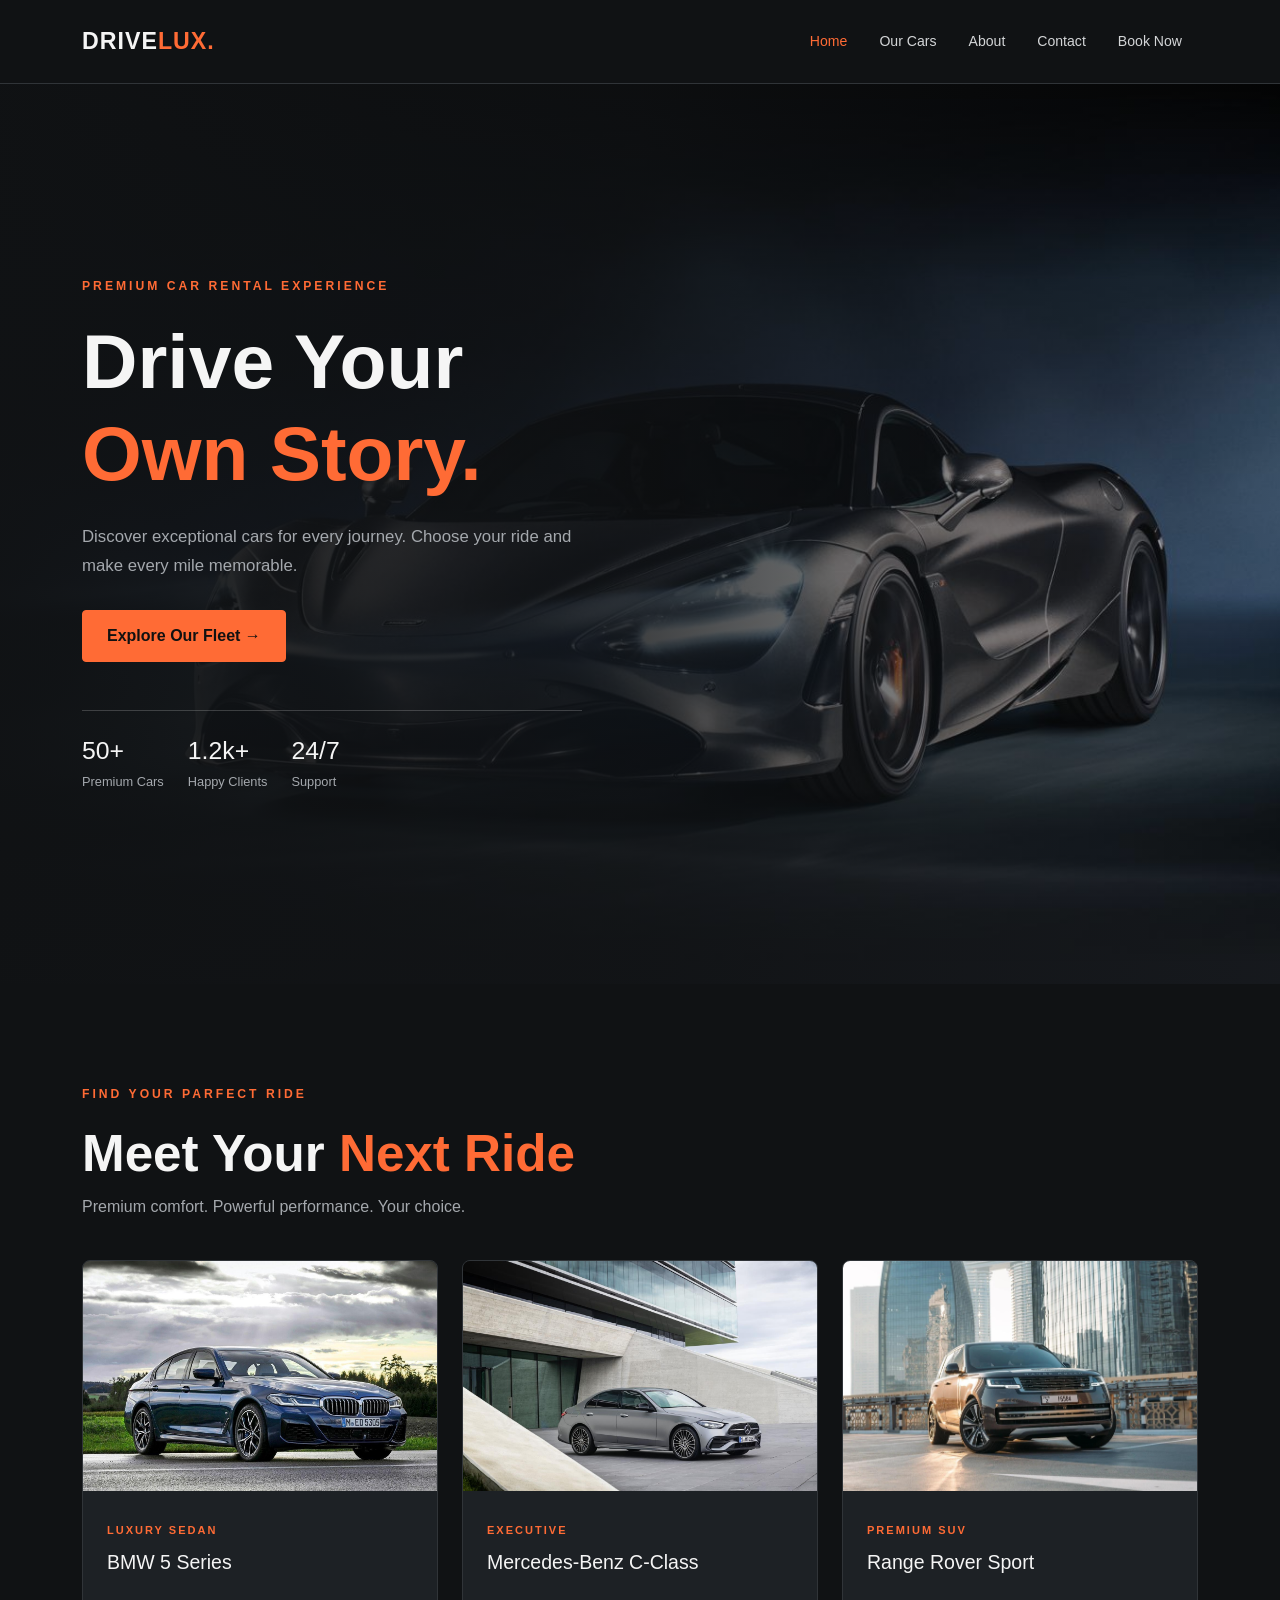
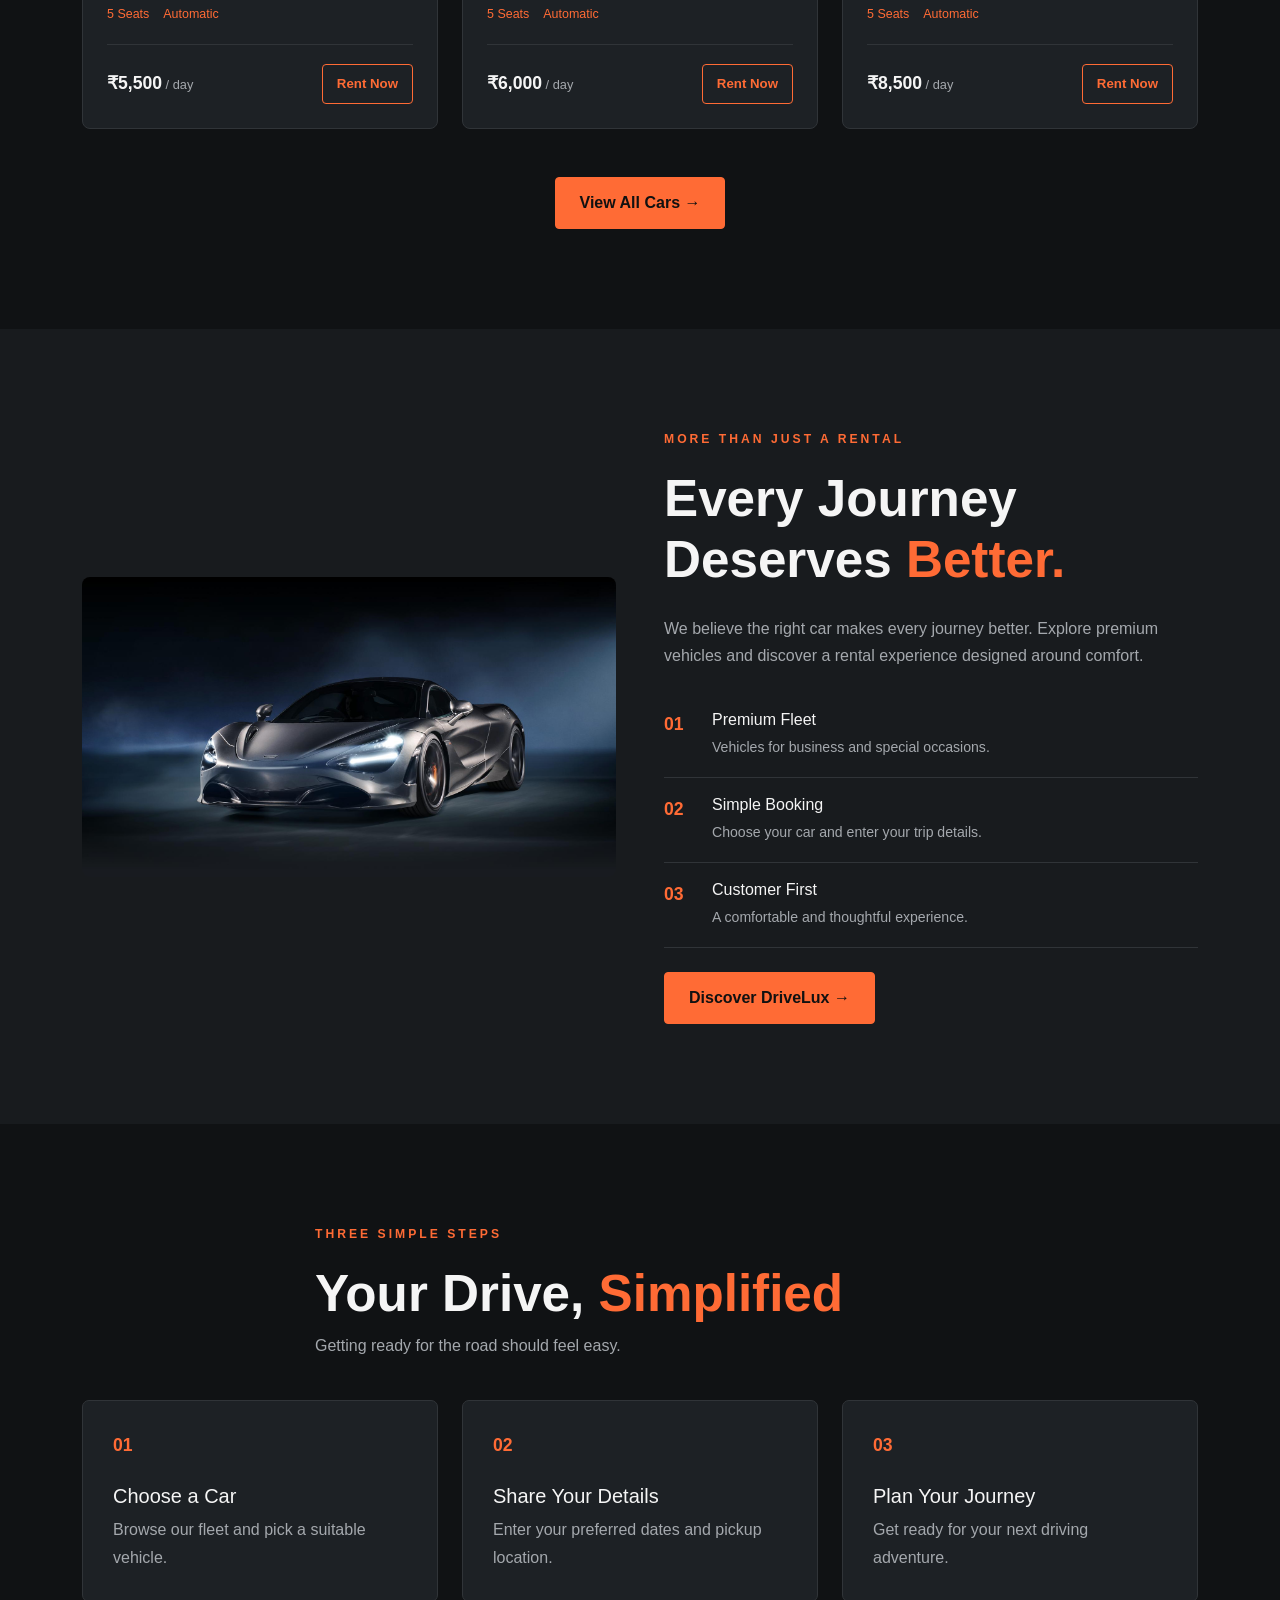
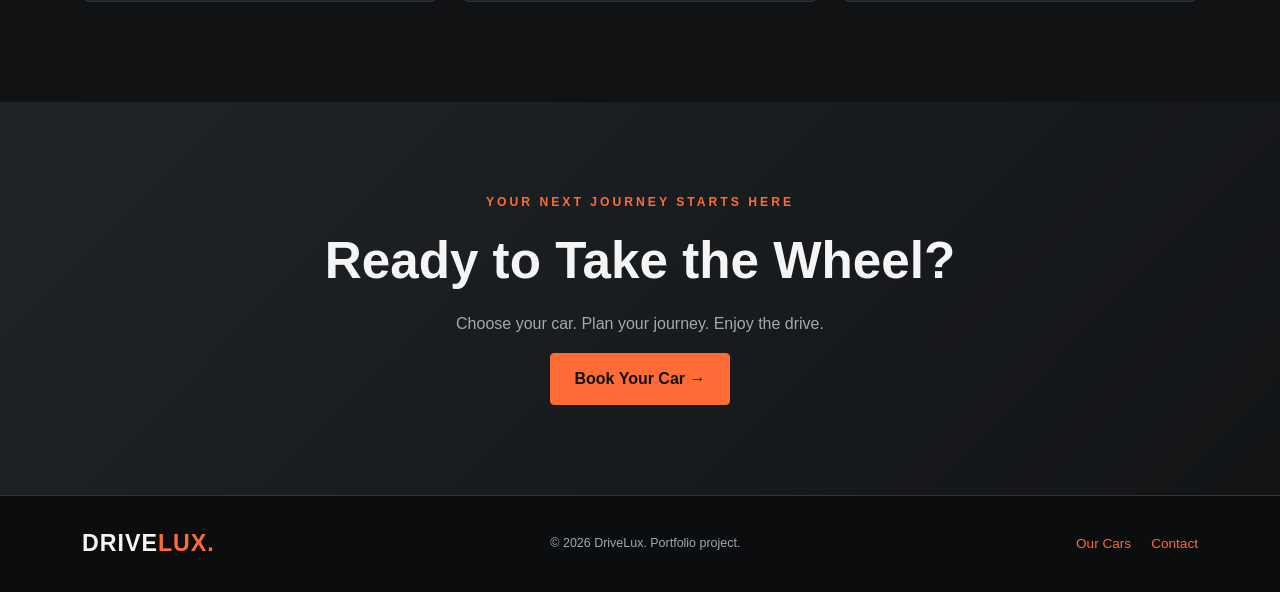
<file: index.html>
<!DOCTYPE html>
<html lang="en">
<head>
    <meta charset="UTF-8">
    <meta name="viewport" content="width=device-width, initial-scale=1.0">
    <title>DriveLux | Premium Car Rentals</title>

    <link rel="stylesheet" href="Bootstrap/bootstrap.min.css">

    <link rel="stylesheet" href="style.css">
</head>
<body>
    
    <!-- Navbar -->

    <nav class="navbar navbar-dark custom-nav">

        <div class="container">

            <a href="index.html" class="navbar-brand fw-bold">
                DRIVE<span>LUX.</span>
            </a>

            <div class="navbar-nav flex-row flex-wrap">

                <a href="index.html" class="nav-link px-2 px-md-3 active">Home</a>

                <a href="cars.html" class="nav-link px-2 px-md-3">Our Cars</a>

                <a href="about.html" class="nav-link px-2 px-md-3">About</a>
                
                <a href="contact.html" class="nav-link px-2 px-md-3">Contact</a>

                <a href="booking.html" class="nav-link px-2 px-md-3">Book Now</a>
            </div>
        </div>
    </nav>

    <!-- Hero Section -->

    <header class="hero-section">

        <div class="container">

            <div class="row align-items-center min-vh-100">

                <div class="col-lg-7 hero-content">

                    <p class="eyebrow">
                        PREMIUM CAR RENTAL EXPERIENCE
                    </p>

                    <h1>
                        Drive Your<br>
                        <span>Own Story.</span>
                    </h1>

                    <p class="hero-text">
                        Discover exceptional cars for every journey.
                        Choose your ride and make every mile memorable.
                    </p>

                    <a href="cars.html" class="btn btn-accent">
                        Explore Our Fleet →
                    </a>

                    <div class="hero-stats d-flex gap-4 mt-5 flex-wrap">

                        <div>
                            <h3>50+</h3>
                            <p>Premium Cars</p>
                        </div>

                        <div>
                            <h3>1.2k+</h3>
                            <p>Happy Clients</p>
                        </div>

                        <div>
                            <h3>24/7</h3>
                            <p>Support</p>
                        </div>
                    </div>
                </div>
            </div>
        </div>
    </header>

    <!-- Featured Cars -->

    <section class="section-padding">

        <div class="container">

            <div class="section-heading">

                <p class="eyebrow">FIND YOUR PARFECT RIDE</p>

                <h2>
                    Meet Your
                    <span>Next Ride</span>
                </h2>

                <p>Premium comfort. Powerful performance. Your choice.</p>
            </div>

            <div class="row g-4 mt-3">

                <div class="col-md-6 col-lg-4">

                    <div class="car-card">

                        <img src="img/bmw.jpg" alt="BMW luxury sedan" class="img-fluid car-image">

                        <div class="car-info">
                            <span class="car-type">LUXURY SEDAN</span>
                            <h3>BMW 5 Series</h3>

                            <div class="car-details">
                                <span>5 Seats</span>
                                <span>Automatic</span>
                            </div>

                            <div class="car-bottom">
                                <p><strong>₹5,500</strong> / day</p>

                                <a href="booking.html" class="btn btn-outline-accent">
                                    Rent Now
                                </a>
                            </div>
                        </div>
                    </div>
                </div>

                <div class="col-md-6 col-lg-4">

                    <div class="car-card">

                        <img src="img/mercedes.jpg" alt="Mercedes-Benz sedan" class="img-fluid car-image">

                        <div class="car-info">
                            <span class="car-type">EXECUTIVE</span>
                            <h3>Mercedes-Benz C-Class</h3>

                            <div class="car-details">
                                <span>5 Seats</span>
                                <span>Automatic</span>
                            </div>

                            <div class="car-bottom">

                                <p><strong>₹6,000</strong> / day</p>

                                <a href="booking.html" class="btn btn-outline-accent">
                                    Rent Now
                                </a>
                            </div>
                        </div>
                    </div>
                </div>

                <div class="col-md-6 col-lg-4">
                    
                    <div class="car-card">

                        <img src="img/suv.jpg" alt="Premium SUV" class="img-fluid car-image">

                        <div class="car-info">
                            <span class="car-type">PREMIUM SUV</span>
                            <h3>Range Rover Sport</h3>

                            <div class="car-details">
                                <span>5 Seats</span>
                                <span>Automatic</span>
                            </div>

                            <div class="car-bottom">
                                <p><strong>₹8,500</strong> / day</p>

                                <a href="booking.html" class="btn btn-outline-accent">
                                    Rent Now
                                </a>
                            </div>
                        </div>
                    </div>
                </div>

            </div>

            <div class="text-center mt-5">

                <a href="cars.html" class="btn btn-accent">
                    View All Cars →
                </a>
            </div>
        </div>
    </section>

    <!-- About Preview -->
     
    <section class="about-section section-padding">

        <div class="container">

            <div class="row align-items-center g-5">

                <div class="col-lg-6">

                    <img src="img/hero-car.jpg" alt="Luxury car" class="img-fluid about-image">
                    
                </div>

                <div class="col-lg-6">

                    <p class="eyebrow">MORE THAN JUST A RENTAL</p>

                    <h2>
                        Every Journey<br>
                        Deserves <span>Better.</span>
                    </h2>

                    <p class="about-text">
                        We believe the right car makes every journey
                        better. Explore premium vehicles and discover
                        a rental experience designed around comfort.
                    </p>

                    <div class="feature-line">

                        <span>01</span>

                        <div>
                            <h4>Premium Fleet</h4>
                            <p>Vehicles for business and special occasions.</p>
                        </div>
                    </div>

                    <div class="feature-line">

                        <span>02</span>

                        <div>
                            <h4>Simple Booking</h4>
                            <p>Choose your car and enter your trip details.</p>
                        </div>
                    </div>

                    <div class="feature-line">

                        <span>03</span>

                        <div>
                            <h4>Customer First</h4>
                            <p>A comfortable and thoughtful experience.</p>
                        </div>
                    </div>

                    <a href="about.html" class="btn btn-accent mt-4">
                        Discover DriveLux →
                    </a>
                </div>
            </div>
        </div>
    </section>


    <!-- How It Works -->

    <section class="section-padding">

        <div class="container">

            <div class="section-heading text mx-auto">

                <p class="eyebrow">THREE SIMPLE STEPS</p>

                <h2>Your Drive, <span>Simplified</span></h2>

                <p>
                    Getting ready for the road should feel easy.
                </p>
            </div>

            <div class="row g-4 mt-3">

                <div class="col-md-4">

                    <div class="step-card">

                        <span>01</span>

                        <h3>Choose a Car</h3>
                        <p>Browse our fleet and pick a suitable vehicle.</p>
                    </div>
                </div>

                <div class="col-md-4">

                    <div class="step-card">

                        <span>02</span>

                        <h3>Share Your Details</h3>
                        <p>Enter your preferred dates and pickup location.</p>
                    </div>
                </div>

                <div class="col-md-4">

                    <div class="step-card">

                        <span>03</span>

                        <h3>Plan Your Journey</h3>
                        <p>Get ready for your next driving adventure.</p>
                    </div>
                </div>
            </div>
        </div>
    </section>

    <!-- Call to Action -->

    <section class="cta-section">

        <div class="container text-center">

            <p class="eyebrow">YOUR NEXT JOURNEY STARTS HERE</p>
            <h2>Ready to Take the Wheel?</h2>
            <p>Choose your car. Plan your journey. Enjoy the drive.</p>

            <a href="booking.html" class="btn btn-accent mt-3">
                Book Your Car →
            </a>
        </div>
    </section>

    <!-- Footer -->

    <footer class="site-footer">

        <div class="container footer-inner">

            <a href="index.html" class="navbar-brand fw-bold">
                DRIVE<span>LUX.</span>
            </a>

            <p>© 2026 DriveLux. Portfolio project.</p>

            <div class="footer-links">
                <a href="cars.html">Our Cars</a>
                <a href="contact.html">Contact</a>
            </div>
        </div>
    </footer>
</body>
</html>
</file>
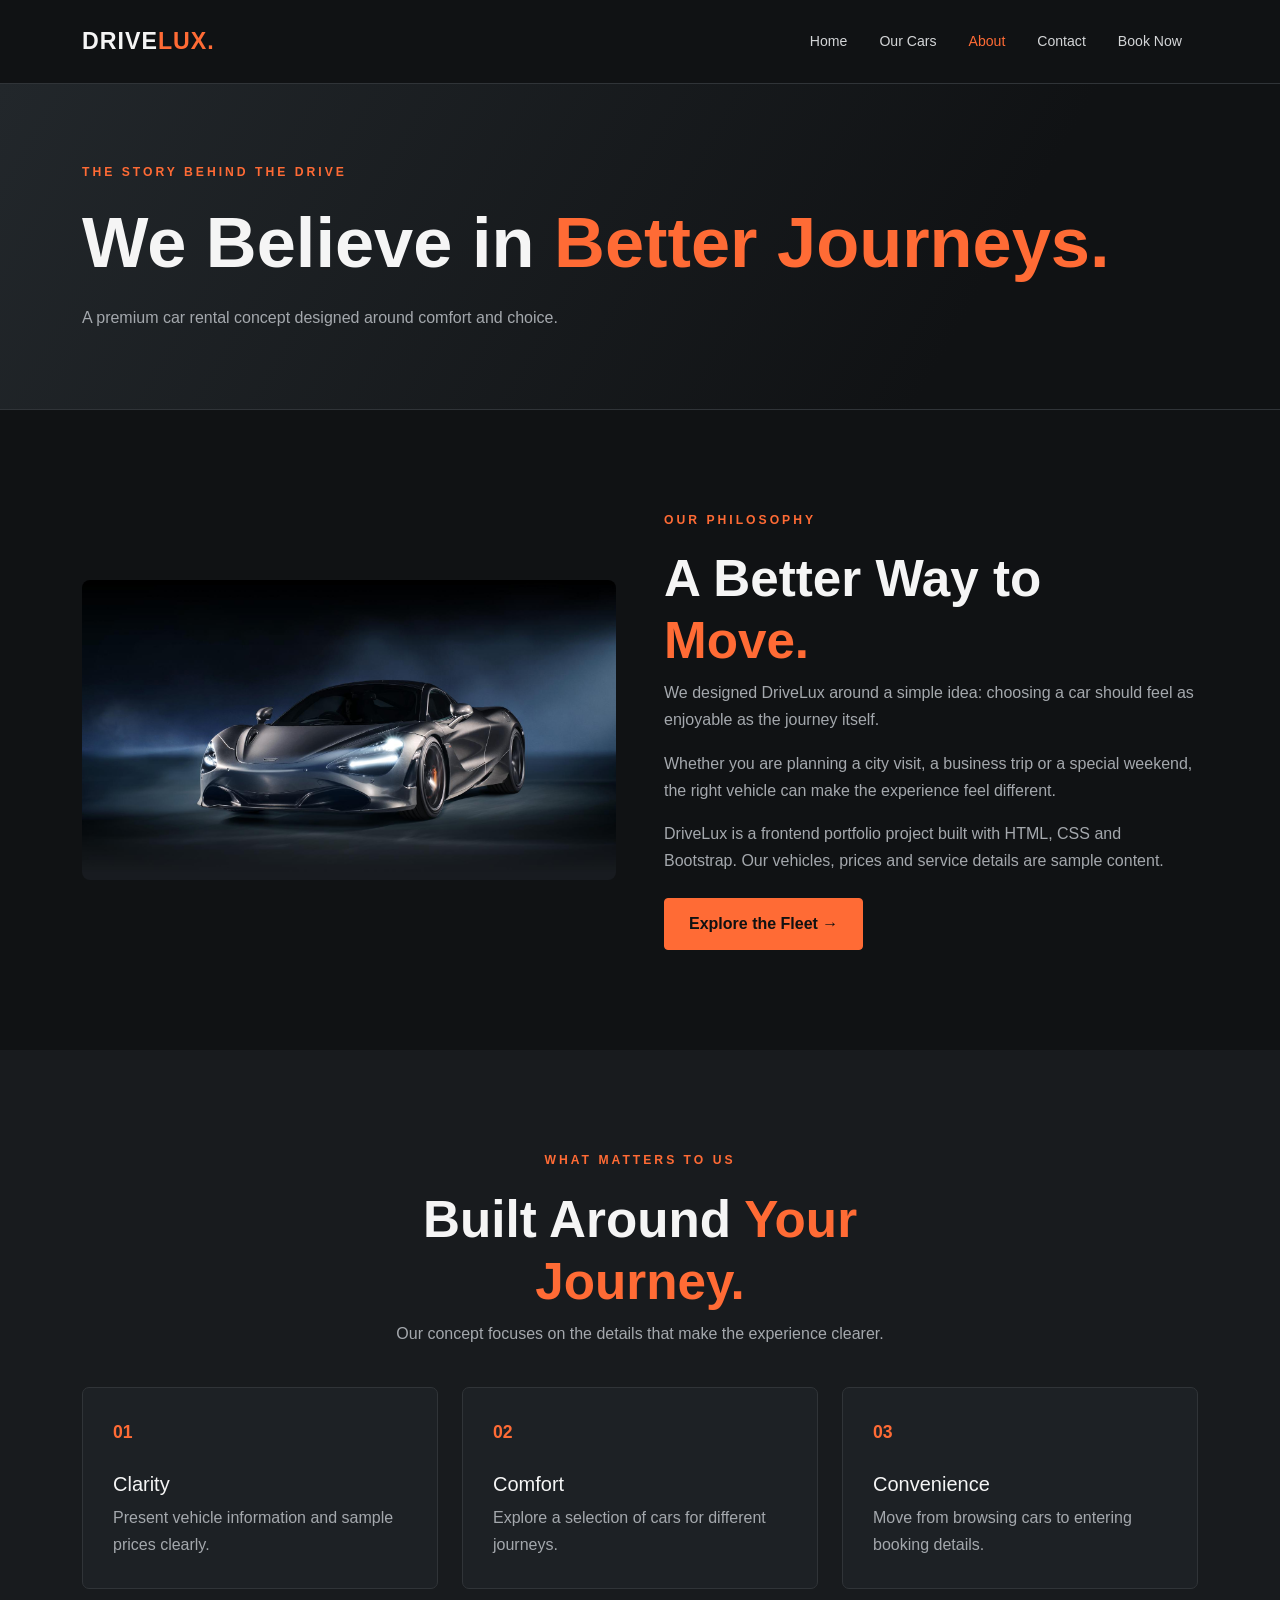
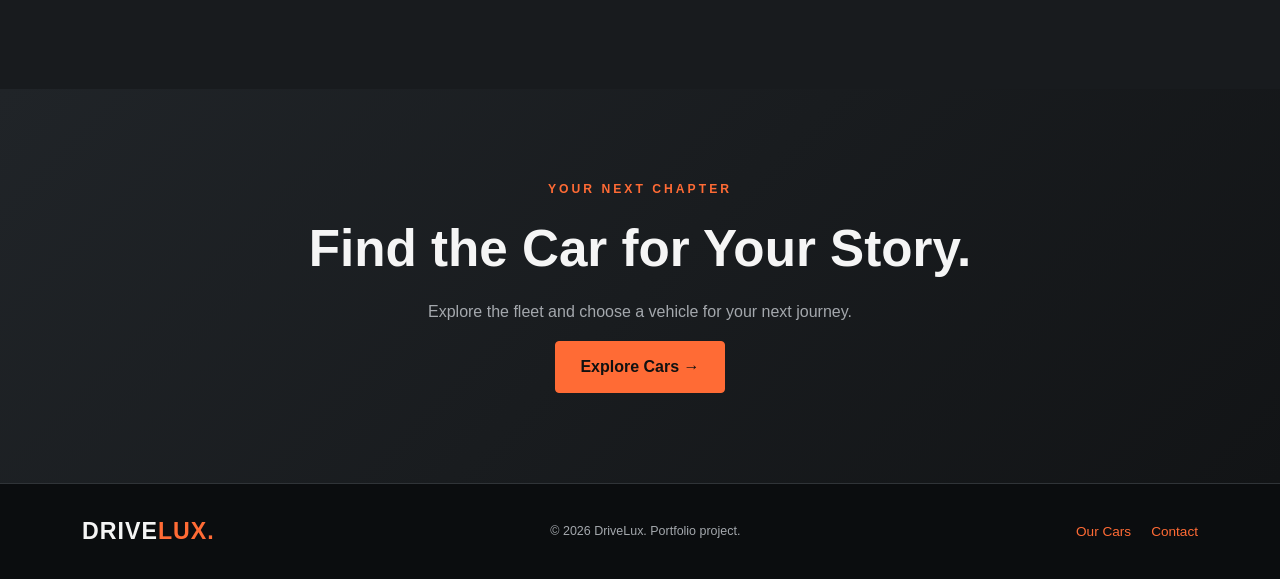
<file: about.html>
<!DOCTYPE html>
<html lang="en">
<head>
    <meta charset="UTF-8">
    <meta name="viewport" content="width=device-width, initial-scale=1.0">
    <title>About Us | DriveLux</title>

    <link rel="stylesheet" href="Bootstrap/bootstrap.min.css">

    <link rel="stylesheet" href="style.css">
</head>
<body>
    
    <nav class="navbar navbar-dark custom-nav">

        <div class="container">

            <a href="index.html" class="navbar-brand fw-bold">DRIVE<span>LUX.</span></a>

            <div class="navbar-nav flex-row flex-wrap">

                <a href="index.html" class="nav-link px-2 px-md-3">Home</a>

                <a href="cars.html" class="nav-link px-2 px-md-3">Our Cars</a>

                <a href="about.html" class="nav-link px-2 px-md-3 active">About</a>

                <a href="contact.html" class="nav-link px-2 px-md-3">Contact</a>

                <a href="booking.html" class="nav-link px-2 px-md-3">Book Now</a>

            </div>
        </div>
    </nav>

    <header class="page-banner">

        <div class="container">

            <p class="eyebrow">THE STORY BEHIND THE DRIVE</p>

            <h1>We Believe in <span>Better Journeys.</span></h1>

            <p>A premium car rental concept designed around comfort and choice.</p>
        </div>
    </header>

    <section class="section-padding">

        <div class="container">

            <div class="row align-items-center g-5">

                <div class="col-lg-6">

                    <img src="img/hero-car.jpg" alt="Luxury car representing DriveLux" class="img-fluid about-image">
                    
                </div>
                
                <div class="col-lg-6">

                    <p class="eyebrow">OUR PHILOSOPHY</p>
                    <h2>A Better Way to <span>Move.</span></h2>

                    <p>
                        We designed DriveLux around a simple idea:
                        choosing a car should feel as enjoyable as the
                        journey itself.
                    </p>

                    <p>
                        Whether you are planning a city visit, a business
                        trip or a special weekend, the right vehicle can
                        make the experience feel different.
                    </p>

                    <p>
                        DriveLux is a frontend portfolio project built
                        with HTML, CSS and Bootstrap. Our vehicles,
                        prices and service details are sample content.
                    </p>

                    <a href="cars.html" class="btn btn-accent mt-2">
                        Explore the Fleet →
                    </a>
                </div>
            </div>
        </div>
    </section>

    <section class="about-section section-padding">

        <div class="container">

            <div class="section-heading text-center mx-auto">

                <p class="eyebrow">WHAT MATTERS TO US</p>

                <h2>Built Around <span>Your Journey.</span></h2>
                <p>Our concept focuses on the details that make the experience clearer.</p>
                
            </div>

            <div class="row g-4 mt-3">

                <div class="col-md-6 col-lg-4">

                    <div class="value-card">

                        <span class="value-number">01</span>
                        
                        <h3>Clarity</h3>
                        <p>Present vehicle information and sample prices clearly.</p>
                    </div>
                </div>

                <div class="col-md-6 col-lg-4">

                    <div class="value-card">

                        <span class="value-number">02</span>
                        
                        <h3>Comfort</h3>
                        <p>Explore a selection of cars for different journeys.</p>
                    </div>
                </div>

                <div class="col-md-6 col-lg-4">

                    <div class="value-card">

                        <span class="value-number">03</span>

                        <h3>Convenience</h3>
                        <p>Move from browsing cars to entering booking details.</p>
                    </div>
                </div>
            </div>
        </div>
    </section>

    <section class="cta-section">
        
        <div class="container text-center">

            <p class="eyebrow">YOUR NEXT CHAPTER</p>

            <h2>Find the Car for Your Story.</h2>

            <p>Explore the fleet and choose a vehicle for your next journey.</p>

            <a href="cars.html" class="btn btn-accent mt-3">
                Explore Cars →
            </a>
        </div>
    </section>

    <footer class="site-footer">

        <div class="container footer-inner">

            <a href="index.html" class="navbar-brand fw-bold">DRIVE<span>LUX.</span></a>

            <p>© 2026 DriveLux. Portfolio project.</p>

            <div class="footer-links">

                <a href="cars.html">Our Cars</a>
                <a href="contact.html">Contact</a>
            </div>
        </div>
    </footer>
</body>
</html>
</file>
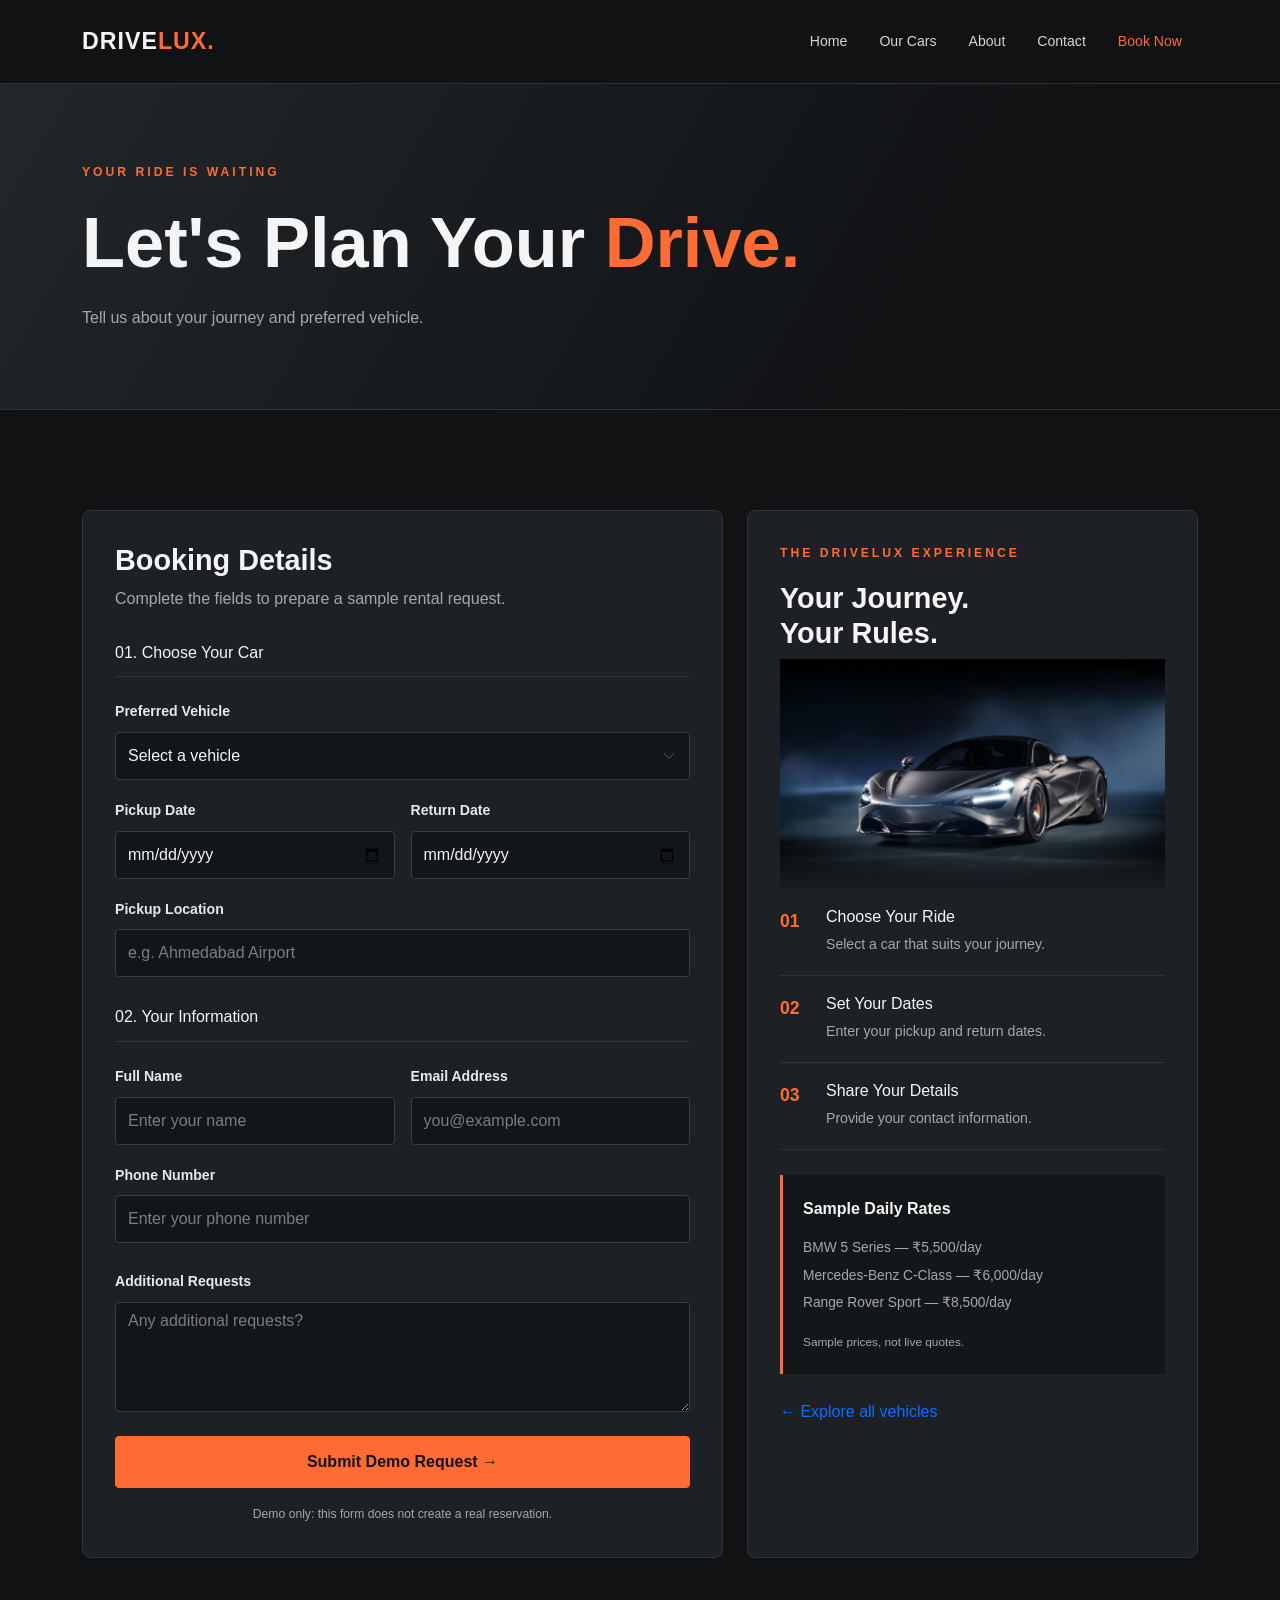
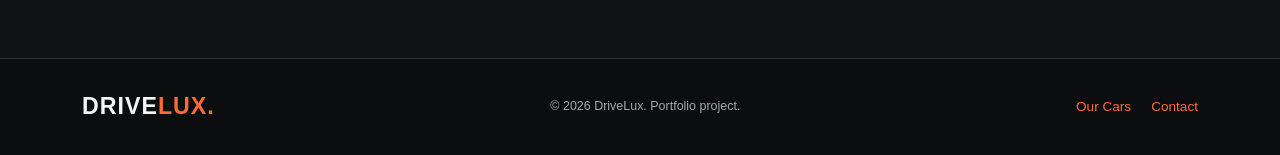
<file: booking.html>
<!DOCTYPE html>
<html lang="en">
<head>
    <meta charset="UTF-8">
    <meta name="viewport" content="width=device-width, initial-scale=1.0">
    <title>Book a Car | DriveLux</title>

    <link rel="stylesheet" href="Bootstrap/bootstrap.min.css">

    <link rel="stylesheet" href="style.css">
</head>
<body>
    
    <nav class="navbar navbar-dark custom-nav">

        <div class="container">

            <a href="index.html" class="navbar-brand fw-bold">DRIVE<span>LUX.</span></a>

            <div class="navbar-nav flex-row flex-wrap">

                <a href="index.html" class="nav-link px-2 px-md-3">Home</a>

                <a href="cars.html" class="nav-link px-2 px-md-3">Our Cars</a>

                <a href="about.html" class="nav-link px-2 px-md-3">About</a>

                <a href="contact.html" class="nav-link px-2 px-md-3">Contact</a>

                <a href="booking.html" class="nav-link px-2 px-md-3 active">Book Now</a>
            </div>
        </div>
    </nav>

    <header class="page-banner">
        
        <div class="container">

            <p class="eyebrow">YOUR RIDE IS WAITING</p>

            <h1>Let's Plan Your <span>Drive.</span></h1>

            <p>Tell us about your journey and preferred vehicle.</p>
        </div>
    </header>

    <section class="section-padding">
        
        <div class="container">

            <div class="row g-4">

                <!-- Booking Form -->

                <div class="col-lg-7">

                    <div class="booking-card">

                        <h2>Booking Details</h2>

                        <p class="form-intro">
                            Complete the fields to prepare a sample rental request.
                        </p>

                        <form action="#" method="get">

                            <h4 class="form-heading">01. Choose Your Car</h4>

                            <div class="mb-3">

                                <label for="car" class="form-label">
                                    Preferred Vehicle
                                </label>

                                <select name="car" id="car" class="form-select" required>

                                    <option value="">Select a vehicle</option>
                                    <option value="bmw">BMW 5 Series — ₹5,500/day</option>
                                    <option value="mercedes">Mercedes-Benz C-Class — ₹6,000/day</option>
                                    <option value="suv">Range Rover Sport — ₹8,500/day</option>
                                </select>
                            </div>

                            <div class="row g-3">

                                <div class="col-md-6">

                                    <label for="pickup" class="form-label">
                                        Pickup Date
                                    </label>

                                    <input type="date" id="pickup" name="pickup"
                                        class="form-control" required>
                                </div>

                                <div class="col-md-6">
                                    <label for="return" class="form-label">
                                        Return Date
                                    </label>

                                    <input type="date" id="return" name="return"
                                        class="form-control" required>
                                </div>
                            </div>

                            <div class="mt-3 mb-4">
                                <label for="location" class="form-label">
                                    Pickup Location
                                </label>

                                <input type="text" id="location" name="location"
                                    class="form-control"
                                    placeholder="e.g. Ahmedabad Airport" required>
                            </div>

                            <h4 class="form-heading">02. Your Information</h4>

                            <div class="row g-3">
                                
                                <div class="col-md-6">
                                    <label for="fullname" class="form-label">
                                        Full Name
                                    </label>

                                    <input type="text" id="fullname" name="fullname"
                                        class="form-control"
                                        placeholder="Enter your name" required>
                                </div>

                                <div class="col-md-6">

                                    <label for="email" class="form-label">
                                        Email Address
                                    </label>

                                    <input type="email" id="email" name="email"
                                        class="form-control"
                                        placeholder="you@example.com" required>
                                </div>
                            </div>

                            <div class="mt-3 mb-4">
                                <label for="phone" class="form-label">
                                    Phone Number
                                </label>

                                <input type="tel" id="phone" name="phone"
                                    class="form-control"
                                    placeholder="Enter your phone number" required>
                            </div>

                            <div class="mb-4">
                                
                                <label for="notes" class="form-label">
                                    Additional Requests
                                </label>

                                <textarea name="notes" id="notes"
                                        class="form-control" rows="3"
                                        placeholder="Any additional requests?"></textarea>
                            </div>

                            <button type="submit" class="btn btn-accent w-100">
                                Submit Demo Request →
                            </button>

                            <p class="privacy-note mt-3">
                                Demo only: this form does not create a real reservation.
                            </p>
                        </form>
                    </div>
                </div>

                <!-- Booking Summary -->

                <div class="col-lg-5">

                    <div class="booking-summary">

                        <p class="eyebrow">THE DRIVELUX EXPERIENCE</p>

                        <h2>Your Journey.<br>Your Rules.</h2>

                        <img src="img/hero-car.jpg" alt="Premium rental car" class="img-fluid car-image">

                        <div class="summary-point">
                            <span>01</span>

                            <div>

                                <h4>Choose Your Ride</h4>
                                <p>Select a car that suits your journey.</p>
                            </div>
                        </div>

                        <div class="summary-point">

                            <span>02</span>

                            <div>

                                <h4>Set Your Dates</h4>
                                <p>Enter your pickup and return dates.</p>
                            </div>
                        </div>

                        <div class="summary-point">

                            <span>03</span>

                            <div>

                                <h4>Share Your Details</h4>
                                <p>Provide your contact information.</p>
                            </div>
                        </div>

                        <div class="summary-notice">

                            <strong>Sample Daily Rates</strong>

                            <p>
                                BMW 5 Series — ₹5,500/day<br>
                                Mercedes-Benz C-Class — ₹6,000/day<br>
                                Range Rover Sport — ₹8,500/day
                            </p>

                            <small>Sample prices, not live quotes.</small>
                        </div>

                        <a href="cars.html" class="text-link d-inline-block mt-4">
                            ← Explore all vehicles
                        </a>
                    </div>
                </div>
            </div>
        </div>
    </section>

    <footer class="site-footer">

        <div class="container footer-inner">

            <a href="index.html" class="navbar-brand fw-bold">DRIVE<span>LUX.</span></a>

            <p>© 2026 DriveLux. Portfolio project.</p>

            <div class="footer-links">
                <a href="cars.html">Our Cars</a>
                <a href="contact.html">Contact</a>
            </div>
        </div>
    </footer>
</body>
</html>
</file>
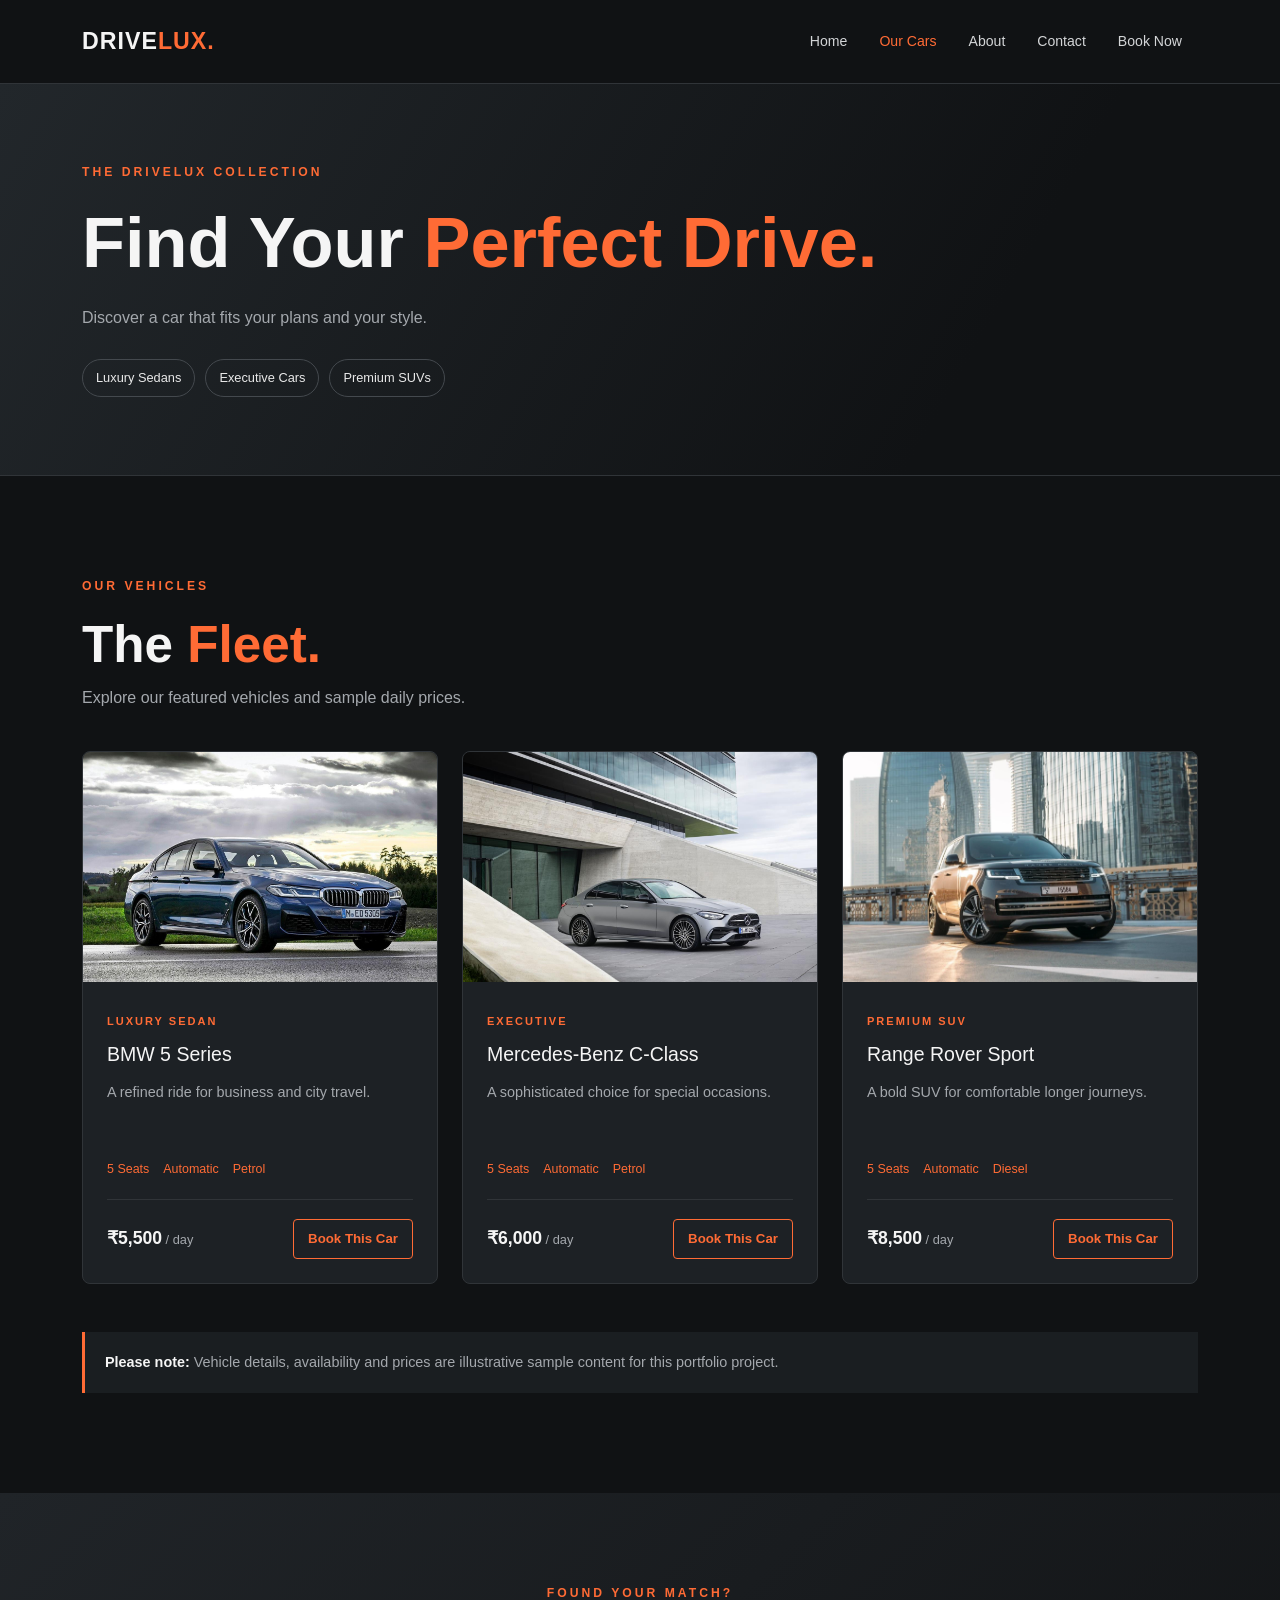
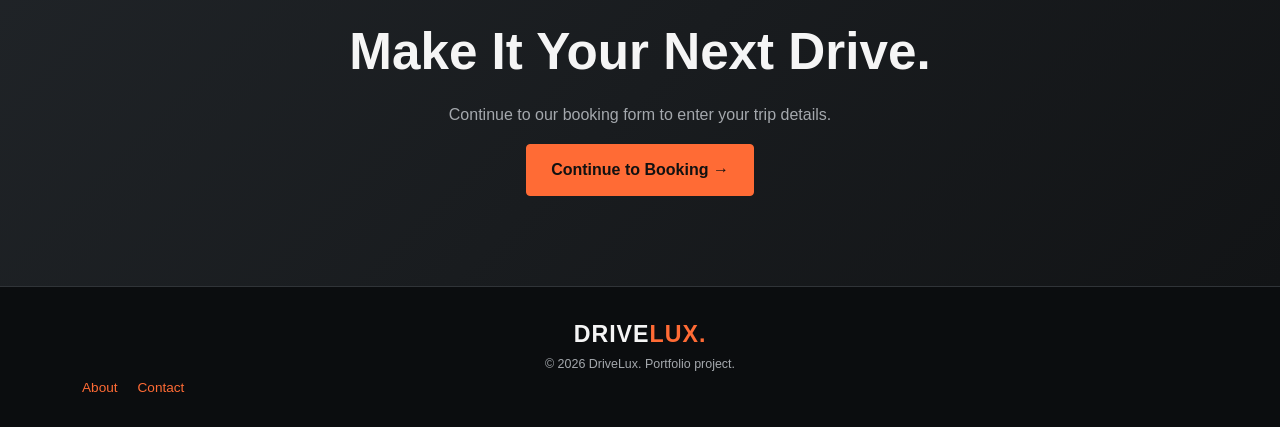
<file: cars.html>
<!DOCTYPE html>
<html lang="en">
<head>
    <meta charset="UTF-8">
    <meta name="viewport" content="width=device-width, initial-scale=1.0">
    <title>Our Cars | DriveLux</title>

    <link rel="stylesheet" href="Bootstrap/bootstrap.min.css">

    <link rel="stylesheet" href="style.css">
</head>
<body>
    
    <nav class="navbar navbar-dark custom-nav">

        <div class="container">

            <a href="index.html" class="navbar-brand fw-bold">

                DRIVE<span>LUX.</span>
            </a>

            <div class="navbar-nav flex-row flex-wrap">

                <a href="index.html" class="nav-link px-2 px-md-3">Home</a>

                <a href="cars.html" class="nav-link px-2 px-md-3 active">Our Cars</a>

                <a href="about.html" class="nav-link px-2 px-md-3">About</a>

                <a href="contact.html" class="nav-link px-2 px-md-3">Contact</a>

                <a href="booking.html" class="nav-link px-2 px-md-3">Book Now</a>
            </div>
        </div>
    </nav>

    <header class="page-banner">

        <div class="container">

            <p class="eyebrow">THE DRIVELUX COLLECTION</p>

            <h1>Find Your <span>Perfect Drive.</span></h1>

            <p>Discover a car that fits your plans and your style.</p>

            <div class="fleet-tags">
                <span>Luxury Sedans</span>
                <span>Executive Cars</span>
                <span>Premium SUVs</span>
            </div>
        </div>
    </header>

    <section class="section-padding">

        <div class="container">

            <div class="section-heading">

                <p class="eyebrow">OUR VEHICLES</p>
                <h2>The <span>Fleet.</span></h2>

                <p>Explore our featured vehicles and sample daily prices.</p>
            </div>

            <div class="row g-4 mt-3">

                <div class="col-md-6 col-lg-4">

                    <div class="car-card">

                        <img src="img/bmw.jpg" alt="BMW 5 Series" class="img-fluid car-image">

                        <div class="car-info">
                            
                            <span class="car-type">LUXURY SEDAN</span>

                            <h3>BMW 5 Series</h3>

                            <p>A refined ride for business and city travel.</p>

                            <div class="car-details">

                                <span>5 Seats</span>
                                <span>Automatic</span>
                                <span>Petrol</span>
                            </div>

                            <div class="car-bottom">

                                <p><strong>₹5,500</strong> / day</p>
                                <a href="booking.html" class="btn btn-outline-accent">
                                    Book This Car
                                </a>
                            </div>
                        </div>
                    </div>
                </div>

                <div class="col-md-6 col-lg-4">

                    <div class="car-card">
                        
                        <img src="img/mercedes.jpg" alt="Mercedes-Benz C-Class" class="img-fluid car-image">

                        <div class="car-info">

                            <span class="car-type">EXECUTIVE</span>

                            <h3>Mercedes-Benz C-Class</h3>
                            <p>A sophisticated choice for special occasions.</p>

                            <div class="car-details">

                                <span>5 Seats</span>
                                <span>Automatic</span>
                                <span>Petrol</span>
                            </div>

                            <div class="car-bottom">

                                <p><strong>₹6,000</strong> / day</p>

                                <a href="booking.html" class="btn btn-outline-accent">
                                    Book This Car
                                </a>
                            </div>
                        </div>
                    </div>
                </div>

                <div class="col-md-6 col-lg-4">

                    <div class="car-card">

                        <img src="img/suv.jpg" alt="Range Rover Sport" class="img-fluid car-image">

                        <div class="car-info">

                            <span class="car-type">PREMIUM SUV</span>
                            <h3>Range Rover Sport</h3>

                            <p>A bold SUV for comfortable longer journeys.</p>

                            <div class="car-details">

                                <span>5 Seats</span>
                                <span>Automatic</span>
                                <span>Diesel</span>
                            </div>

                            <div class="car-bottom">

                                <p><strong>₹8,500</strong> / day</p>
                                <a href="booking.html" class="btn btn-outline-accent">
                                    Book This Car
                                </a>
                            </div>
                        </div>
                    </div>
                </div>

            </div>

            <div class="note-panel mt-5">

                <strong>Please note:</strong>
                Vehicle details, availability and prices are illustrative
                sample content for this portfolio project.
            </div>
        </div>
    </section>

    <section class="cta-section">

        <div class="container text-center">

            <p class="eyebrow">FOUND YOUR MATCH?</p>

            <h2>Make It Your Next Drive.</h2>
            <p>Continue to our booking form to enter your trip details.</p>

            <a href="booking.html" class="btn btn-accent mt-3">
                Continue to Booking →
            </a>
        </div>
    </section>

    <footer class="site-footer">

        <div class="container text-center">

            <a href="index.html" class="navbar-brand fw-bold">DRIVE<span>LUX.</span></a>

            <p>© 2026 DriveLux. Portfolio project.</p>

            <div class="footer-links">

                <a href="about.html">About</a>
                <a href="contact.html">Contact</a>
            </div>
        </div>
    </footer>
</body>
</html>
</file>
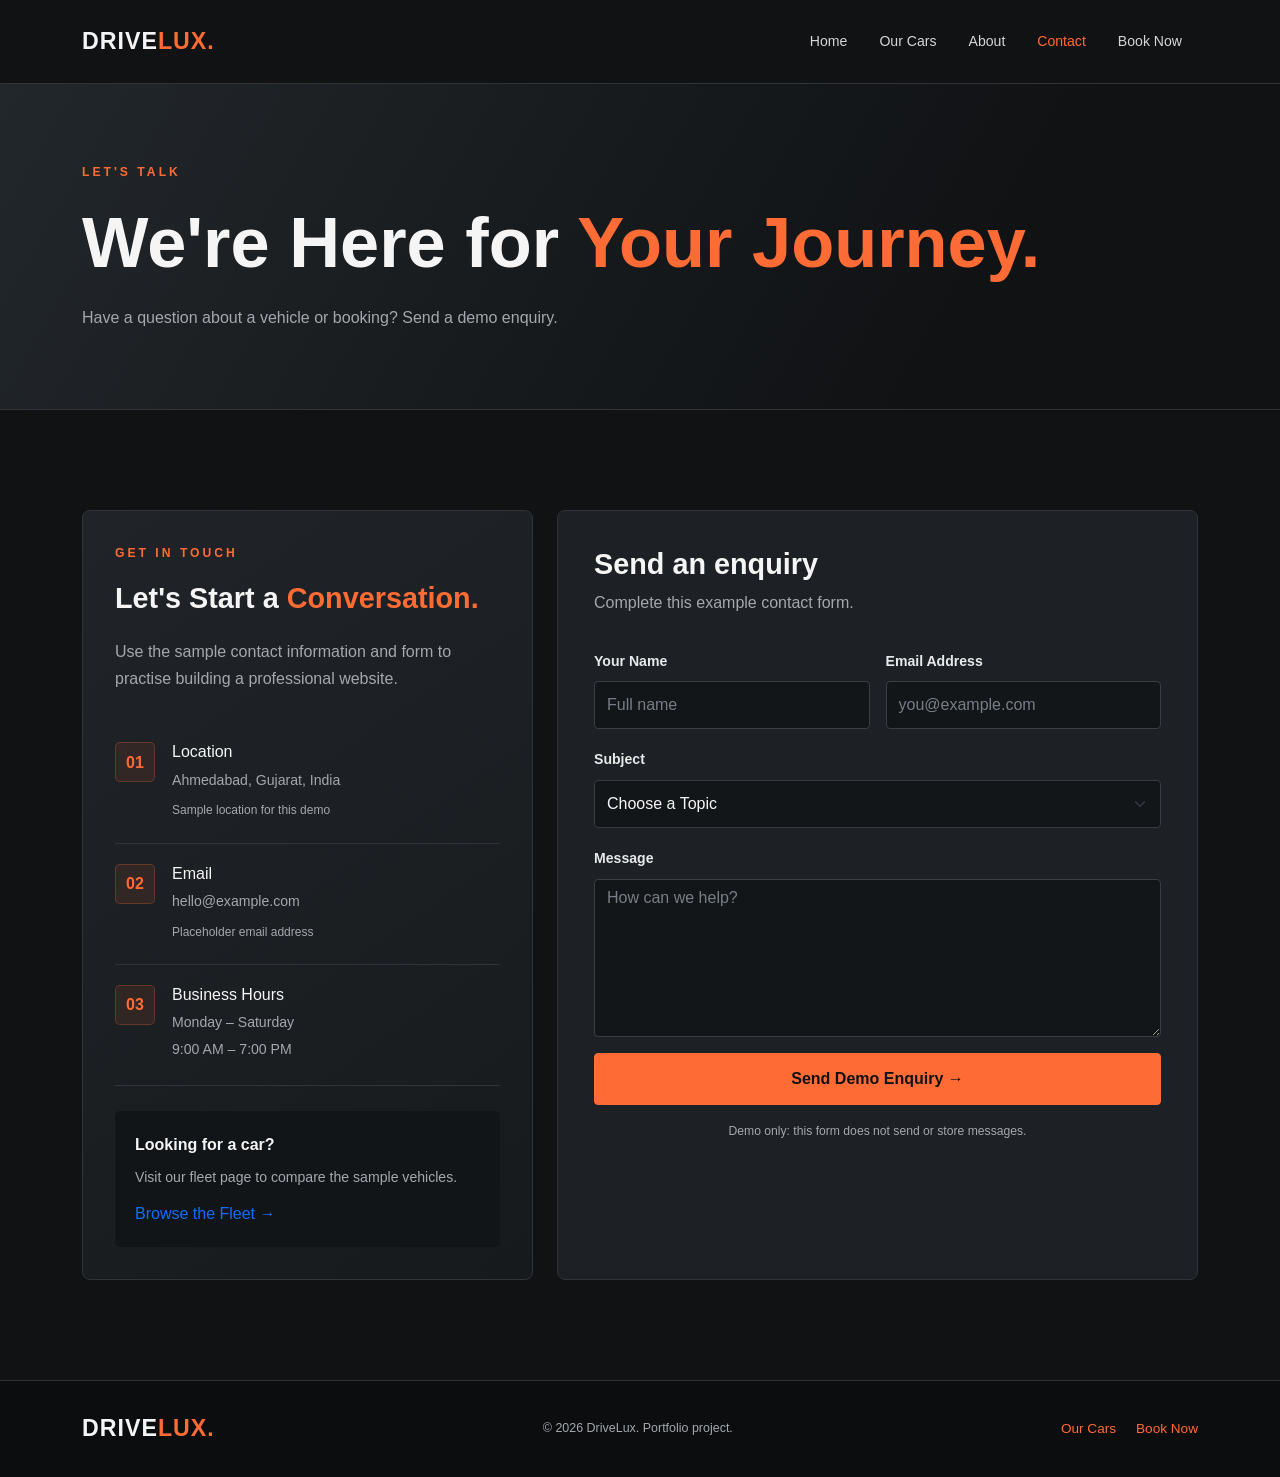
<file: contact.html>
<!DOCTYPE html>
<html lang="en">
<head>
    <meta charset="UTF-8">
    <meta name="viewport" content="width=device-width, initial-scale=1.0">
    <title>Contact | DriveLux</title>
    
    <link rel="stylesheet" href="Bootstrap/bootstrap.min.css">
    
    <link rel="stylesheet" href="style.css">
</head>
<body>
    
    <nav class="navbar navbar-dark custom-nav">

        <div class="container">

            <a href="index.html" class="navbar-brand fw-bold">DRIVE<span>LUX.</span></a>

            <div class="navbar-nav flex-row flex-wrap">

                <a href="index.html" class="nav-link px-2 px-md-3">Home</a>

                <a href="cars.html" class="nav-link px-2 px-md-3">Our Cars</a>

                <a href="about.html" class="nav-link px-2 px-md-3">About</a>

                <a href="contact.html" class="nav-link px-2 px-md-3 active">Contact</a>

                <a href="booking.html" class="nav-link px-2 px-md-3">Book Now</a>

            </div>

        </div>
    </nav>

    <header class="page-banner">

        <div class="container">

            <p class="eyebrow">LET'S TALK</p>

            <h1>We're Here for <span>Your Journey.</span></h1>

            <p>Have a question about a vehicle or booking? Send a demo enquiry.</p>
        </div>
    </header>

    <section class="section-padding">

        <div class="container">

            <div class="row g-4">

                <!-- Contact Information -->

                <div class="col-lg-5">

                    <div class="contact-info-card">

                        <p class="eyebrow">GET IN TOUCH</p>

                        <h2>Let's Start a <span>Conversation.</span></h2>

                        <p>
                            Use the sample contact information and form
                            to practise building a professional website.
                        </p>

                        <div class="contact-detail">

                            <span class="contact-icon">01</span>

                            <div>
                                <h4>Location</h4>

                                <p>Ahmedabad, Gujarat, India</p>

                                <small>Sample location for this demo</small>
                            </div>
                        </div>

                        <div class="contact-detail">

                            <span class="contact-icon">02</span>

                            <div>
                                <h4>Email</h4>

                                <p>hello@example.com</p>

                                <small>Placeholder email address</small>
                            </div>
                        </div>

                        <div class="contact-detail">

                            <span class="contact-icon">03</span>

                            <div>
                                <h4>Business Hours</h4>

                                <p>Monday – Saturday</p>

                                <p>9:00 AM – 7:00 PM</p>
                            </div>
                        </div>

                        <div class="contact-note">

                            <strong>Looking for a car?</strong>

                            <p>Visit our fleet page to compare the sample vehicles.</p>

                            <a href="cars.html" class="text-link">
                                Browse the Fleet →
                            </a>
                        </div>
                    </div>
                </div>

                <!-- Contact Form -->

                <div class="col-lg-7">

                    <div class="booking-card contact-form-card">

                        <h2>Send an enquiry</h2>
                        <p class="form-intro">
                            Complete this example contact form.
                        </p>

                        <form action="#" method="get">

                            <div class="row g-3">

                                <div class="col-md-6">

                                    <label for="name" class="form-label">
                                        Your Name
                                    </label>

                                    <input type="text" id="name" name="name"
                                        class="form-control"
                                        placeholder="Full name" required>
                                </div>

                                <div class="col-md-6">
                                    <label for="email" class="form-label">
                                        Email Address
                                    </label>

                                    <input type="email" id="email" name="email"
                                        class="form-control"
                                        placeholder="you@example.com" required>
                                </div>

                                <div class="col-12">

                                    <label for="subject" class="form-label">
                                        Subject
                                    </label>

                                    <select name="subject" id="subject"
                                        class="form-select" required>

                                        <option value="">Choose a Topic</option>
                                        <option>Vehicle enquiry</option>
                                        <option>Booking question</option>
                                        <option>General feedback</option>
                                    </select>
                                </div>

                                <div class="col-12">
                                    <label for="message" class="form-label">
                                        Message
                                    </label>

                                    <textarea name="message" id="message"
                                        class="form-control" rows="6"
                                        placeholder="How can we help?"
                                        required></textarea>
                                </div>

                                <div class="col-12">
                                    <button type="submit" class="btn btn-accent w-100">
                                        Send Demo Enquiry →
                                    </button>
                                </div>
                            </div>

                            <p class="privacy-note mt-3">
                                Demo only: this form does not send or store messages.
                            </p>
                        </form>
                    </div>
                </div>
            </div>
        </div>
    </section>

    <footer class="site-footer">

        <div class="container footer-inner">

            <a href="index.html" class="navbar-brand fw-bold">DRIVE<span>LUX.</span></a>

            <p>© 2026 DriveLux. Portfolio project.</p>

            <div class="footer-links">

                <a href="cars.html">Our Cars</a>

                <a href="booking.html">Book Now</a>
            </div>
        </div>
    </footer>
</body>
</html>
</file>
<file: style.css>
/* =========================
   1. GLOBAL STYLES
========================= */

:root {
    --black: #101214;
    --dark: #181b1e;
    --card: #1d2125;
    --orange: #ff6b35;
    --white: #f5f5f5;
    --muted: #a4a8ad;
    --border: #303438;
}

* {
    box-sizing: border-box;
}

html {
    scroll-behavior: smooth;
    scroll-padding-top: 90px;
}

body {
    margin: 0;
    background: var(--black);
    color: var(--white);
    font-family: Arial, Helvetica, sans-serif;
    line-height: 1.7;
}

h1, h2, h3, h4 {
    margin-top: 0;
    line-height: 1.2;
}

h1 {
    font-size: clamp(2.8rem, 6vw, 5.5rem);
    font-weight: 800;
}

h2 {
    font-size: clamp(2rem, 4vw, 3.2rem);
    font-weight: 750;
}

p {
    color: var(--muted);
}

a {
    text-decoration: none;
}

span {
    color: var(--orange);
}

.section-padding {
    padding: 100px 0;
}

.eyebrow {
    color: var(--orange);
    font-size: 0.76rem;
    font-weight: 700;
    letter-spacing: 3px;
    margin-bottom: 18px;
}

/* =========================
   2. NAVBAR
========================= */

.custom-nav {
    background: #101214;
    border-bottom: 1px solid var(--border);
    padding: 17px 0;
}

.navbar-brand {
    color: var(--white);
    font-size: 1.45rem;
    letter-spacing: 1px;
}

.navbar-brand span {
    color: var(--orange);
}

.navbar .nav-link {
    color: #d3d5d7;
    font-size: 0.88rem;
    transition: color 0.3s ease;
}

.navbar .nav-link:hover,
.navbar .nav-link.active {
    color: var(--orange);
}

/* =========================
   3. BUTTONS
========================= */

.btn-accent {
    display: inline-block;
    background: var(--orange);
    color: #111;
    border: 1px solid var(--orange);
    border-radius: 4px;
    padding: 13px 24px;
    font-weight: 700;
    transition: 0.3s ease;
}

.btn-accent:hover {
    background: transparent;
    color: var(--orange);
}

.button-arrow {
    color: inherit;
}

.btn-outline-accent {
    color: var(--orange);
    border: 1px solid var(--orange);
    border-radius: 4px;
    padding: 9px 14px;
    font-size: 0.83rem;
    font-weight: 700;
}

.btn-outline-accent:hover {
    background: var(--orange);
    color: #111;
}

/* =========================
   4. HOME HERO
========================= */

.hero-section {
    min-height: 100vh;
    background:
        linear-gradient(
            90deg,
            rgba(16, 18, 20, 0.98),
            rgba(16, 18, 20, 0.80),
            rgba(16, 18, 20, 0.22)
        ),
        url("img/hero-car.jpg") center / cover no-repeat;
}

.hero-content {
    padding-top: 60px;
    padding-bottom: 60px;
}

.hero-content h1 {
    margin-bottom: 24px;
}

.hero-content h1 span {
    color: var(--orange);
}

.hero-text {
    max-width: 500px;
    font-size: 1.05rem;
    margin-bottom: 30px;
}

.hero-stats {
    border-top: 1px solid #ffffff30;
    padding-top: 25px;
    max-width: 500px;
}

.hero-stats h3 {
    font-size: 1.55rem;
    margin-bottom: 5px;
}

.hero-stats p {
    font-size: 0.8rem;
    margin-bottom: 0;
}

/* =========================
   5. SECTION HEADINGS
========================= */

.section-heading {
    max-width: 650px;
}

.section-heading h2 span {
    color: var(--orange);
}

.section-heading > p:last-child {
    margin-bottom: 0;
}

/* =========================
   6. CAR CARDS
========================= */

.car-card {
    height: 100%;
    background: var(--card);
    border: 1px solid var(--border);
    border-radius: 8px;
    overflow: hidden;
    transition: transform 0.3s ease,
                border-color 0.3s ease;
}

.car-card:hover {
    transform: translateY(-6px);
    border-color: var(--orange);
}

.car-image {
    display: block;
    width: 100%;
    height: 230px;
    object-fit: cover;
    background: #272b2f;
}

.car-info {
    padding: 24px;
}

.car-type {
    display: inline-block;
    color: var(--orange);
    font-size: 0.69rem;
    letter-spacing: 2px;
    font-weight: 700;
    margin-bottom: 12px;
}

.car-info h3 {
    font-size: 1.22rem;
    margin-bottom: 14px;
}

.car-info > p {
    font-size: 0.9rem;
    min-height: 48px;
}

.car-details {
    display: flex;
    gap: 14px;
    flex-wrap: wrap;
    padding: 15px 0 19px;
    border-bottom: 1px solid var(--border);
    color: var(--muted);
    font-size: 0.78rem;
}

.car-bottom {
    display: flex;
    justify-content: space-between;
    align-items: center;
    gap: 12px;
    flex-wrap: wrap;
    padding-top: 19px;
}

.car-bottom p {
    margin-bottom: 0;
    font-size: 0.8rem;
}

.car-bottom strong {
    color: var(--white);
    font-size: 1.1rem;
}

/* =========================
   7. ABOUT SECTION
========================= */

.about-section {
    background: var(--dark);
}

.about-image {
    width: 100%;
    min-height: 300px;
    max-height: 540px;
    object-fit: cover;
    border-radius: 8px;
}

.about-text {
    margin: 24px 0;
}

.feature-line {
    display: flex;
    gap: 20px;
    padding: 17px 0;
    border-bottom: 1px solid var(--border);
}

.feature-line > span,
.summary-point > span {
    font-size: 1.1rem;
    font-weight: 800;
    color: var(--orange);
    flex: 0 0 28px;
}

.feature-line h4,
.summary-point h4 {
    font-size: 1rem;
    margin-bottom: 7px;
}

.feature-line p,
.summary-point p {
    margin-bottom: 0;
    font-size: 0.88rem;
}

/* =========================
   8. HOW IT WORKS
========================= */

.step-card,
.value-card {
    height: 100%;
    padding: 30px;
    background: var(--card);
    border: 1px solid var(--border);
    border-radius: 7px;
}

.step-card > span,
.value-number {
    display: inline-block;
    color: var(--orange);
    font-size: 1.1rem;
    font-weight: 800;
    margin-bottom: 24px;
}

.step-card h3,
.value-card h3 {
    font-size: 1.25rem;
}

.step-card p,
.value-card p {
    margin-bottom: 0;
}

/* =========================
   9. CALL TO ACTION
========================= */

.cta-section {
    padding: 90px 20px;
    background: linear-gradient(135deg, #202428, #121416);
}

.cta-section h2 {
    margin-bottom: 18px;
}

.cta-section > .container > p:not(.eyebrow) {
    margin-bottom: 0;
}

/* =========================
   10. INNER PAGE BANNERS
========================= */

.page-banner {
    padding: 78px 0;
    background: linear-gradient(120deg, #22272b, #101214 75%);
    border-bottom: 1px solid var(--border);
}

.page-banner h1 {
    font-size: clamp(2.5rem, 5.5vw, 4.4rem);
    margin-bottom: 18px;
}

.page-banner h1 span {
    color: var(--orange);
}

.page-banner .container > p:last-of-type {
    max-width: 680px;
    margin-bottom: 0;
}

.fleet-tags {
    display: flex;
    gap: 10px;
    flex-wrap: wrap;
    margin-top: 28px;
}

.fleet-tags span {
    color: #e9e9e9;
    border: 1px solid #44494e;
    padding: 7px 13px;
    border-radius: 30px;
    font-size: 0.8rem;
}

.note-panel {
    background: #1a1e21;
    border-left: 3px solid var(--orange);
    padding: 18px 20px;
    color: var(--muted);
    font-size: 0.9rem;
}

.note-panel strong {
    color: var(--white);
}

/* =========================
   11. BOOKING FORMS
========================= */

.booking-card,
.booking-summary,
.contact-info-card {
    height: 100%;
    padding: 32px;
    background: var(--card);
    border: 1px solid var(--border);
    border-radius: 8px;
}

.booking-card h2,
.booking-summary h2,
.contact-info-card h2 {
    font-size: 1.8rem;
}

.form-intro {
    margin-bottom: 30px;
}

.form-heading {
    font-size: 1rem;
    margin: 30px 0 20px;
    padding-bottom: 14px;
    border-bottom: 1px solid var(--border);
}

.form-label {
    color: #e8e9ea;
    font-size: 0.88rem;
    font-weight: 600;
}

.form-control,
.form-select {
    min-height: 48px;
    background-color: #131619;
    border: 1px solid #393e43;
    border-radius: 4px;
    color: var(--white);
}

.form-control::placeholder {
    color: #777e85;
}

.form-control:focus,
.form-select:focus {
    background-color: #131619;
    color: var(--white);
    border-color: var(--orange);
    box-shadow: 0 0 0 0.2rem #ff6b3525;
}

.form-select option {
    background: #131619;
    color: var(--white);
}

textarea.form-control {
    min-height: 110px;
}

.privacy-note {
    font-size: 0.76rem;
    text-align: center;
    margin-bottom: 0;
}

.summary-image {
    width: 100%;
    height: 220px;
    object-fit: cover;
    border-radius: 5px;
    margin: 20px 0 25px;
}

.summary-point {
    display: flex;
    gap: 18px;
    padding: 18px 0;
    border-bottom: 1px solid var(--border);
}

.summary-notice {
    margin-top: 25px;
    padding: 20px;
    background: #141719;
    border-left: 3px solid var(--orange);
}

.summary-notice strong {
    display: block;
    margin-bottom: 12px;
}

.summary-notice p {
    line-height: 2;
    margin-bottom: 10px;
    font-size: 0.86rem;
}

.summary-notice small {
    color: var(--muted);
    font-size: 0.74rem;
}

/* =========================
   12. CONTACT PAGE
========================= */

.contact-info-card {
    background: linear-gradient(145deg, #202428, #171a1d);
}

.contact-info-card > p:not(.eyebrow) {
    margin: 22px 0 30px;
}

.contact-detail {
    display: flex;
    gap: 17px;
    padding: 20px 0;
    border-bottom: 1px solid var(--border);
}

.contact-icon {
    display: flex;
    align-items: center;
    justify-content: center;
    width: 40px;
    height: 40px;
    flex: 0 0 40px;
    background: #ff6b3518;
    border: 1px solid #ff6b3540;
    border-radius: 5px;
    font-weight: 800;
}

.contact-detail h4 {
    font-size: 1rem;
    margin-bottom: 7px;
}

.contact-detail p {
    margin-bottom: 3px;
    font-size: 0.88rem;
}

.contact-detail small {
    color: var(--muted);
    font-size: 0.75rem;
}

.contact-note {
    padding: 20px;
    margin-top: 25px;
    background: #121518;
    border-radius: 5px;
}

.contact-note strong {
    display: block;
    margin-bottom: 8px;
}

.contact-note p {
    font-size: 0.88rem;
    margin-bottom: 10px;
}

.contact-form-card {
    padding: 36px;
}

/* =========================
   13. FOOTER
========================= */

.site-footer {
    padding: 28px 0;
    border-top: 1px solid var(--border);
    background: #0b0d0f;
}

.footer-inner {
    display: flex;
    justify-content: space-between;
    align-items: center;
    flex-wrap: wrap;
    gap: 18px;
}

.site-footer p {
    margin-bottom: 0;
    font-size: 0.78rem;
}

.footer-links {
    display: flex;
    gap: 20px;
}

.footer-links a {
    color: var(--orange);
    font-size: 0.85rem;
}

.footer-links a:hover {
    color: var(--white);
}

/* =========================
   14. RESPONSIVE DESIGN
========================= */

@media (max-width: 991px) {
    .section-padding {
        padding: 72px 0;
    }

    .hero-section {
        background-position: 60% center;
    }

    .hero-content {
        padding-top: 80px;
    }
}

@media (max-width: 575px) {
    .navbar-brand {
        font-size: 1.15rem;
    }

    .navbar .nav-link {
        font-size: 0.75rem;
        padding-left: 5px !important;
        padding-right: 5px !important;
    }

    .hero-section {
        background-position: 58% center;
    }

    .hero-stats {
        gap: 18px !important;
    }

    .hero-stats h3 {
        font-size: 1.3rem;
    }

    .car-info {
        padding: 20px;
    }

    .booking-card,
    .booking-summary,
    .contact-info-card,
    .contact-form-card {
        padding: 22px;
    }

    .page-banner {
        padding: 58px 0;
    }

    .footer-inner {
        align-items: flex-start;
        flex-direction: column;
    }
}
</file>
